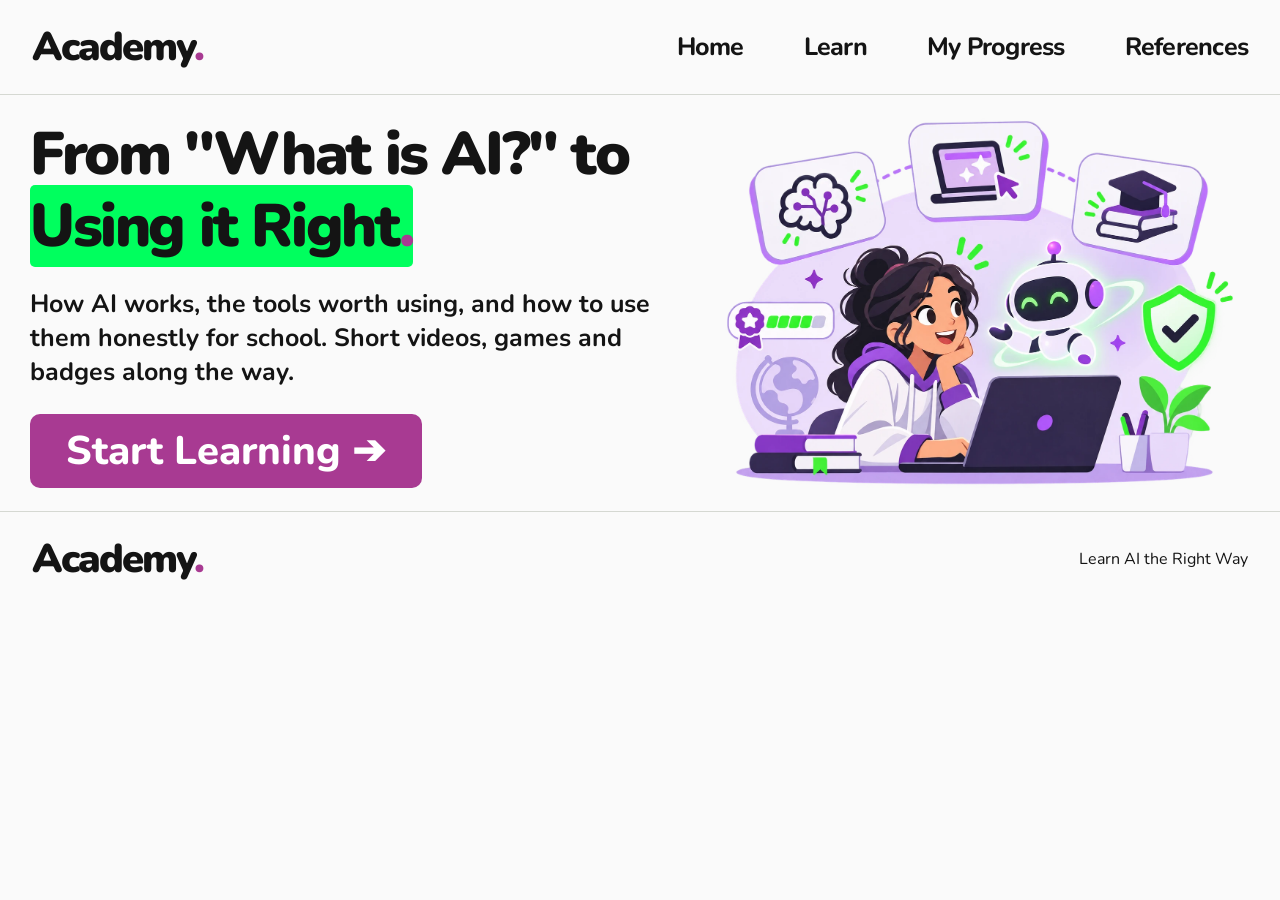
<file: index.html>
<!DOCTYPE html>
<html lang="en">
    <head>
        <meta charset="utf-8">
        <meta name="viewport" content="width=device-width, initial-scale=1">
        <title>Academy - Home</title>
        <link rel="stylesheet" href="css/style.css">
    </head>

    <body>
        <header>
            <div class="wrapper">
                <a class="logo" href="index.html">Academy<span class="dot">.</span></a>
                <nav>
                    <a href="index.html">Home</a>
                    <a href="learn.html">Learn</a>
                    <a href="progress.html">My Progress</a>
                    <a href="references.html">References</a>
                </nav>
            </div>
        </header>
    
        <div class="wrapper">
            <main>
                <div class="hero">
                    <div class="headline">
                        <div class="cta">
                            <h1 class="motto">From "What is AI?" to <span class="right">Using it Right<span class="dot">.</span></span></h1>
                            <p class="secondarymotto">How AI works, the tools worth using, and how to use them honestly for school. Short videos, games and badges along the way.</p>
                            <a class="button" href="learn.html">Start Learning <span class="arrow">➔</span></a>
                        </div>
                        <img src="assets/hero_image.webp" alt="Hero AI Image">
                    </div>
                </div>
            </main>
        </div>
    
        <footer>
            <div class="wrapper">
                <a class="logo" href="index.html">Academy<span class="dot">.</span></a>
                <p>Learn AI the Right Way</p>
            </div>
        </footer>
    </body>
</html>
</file>
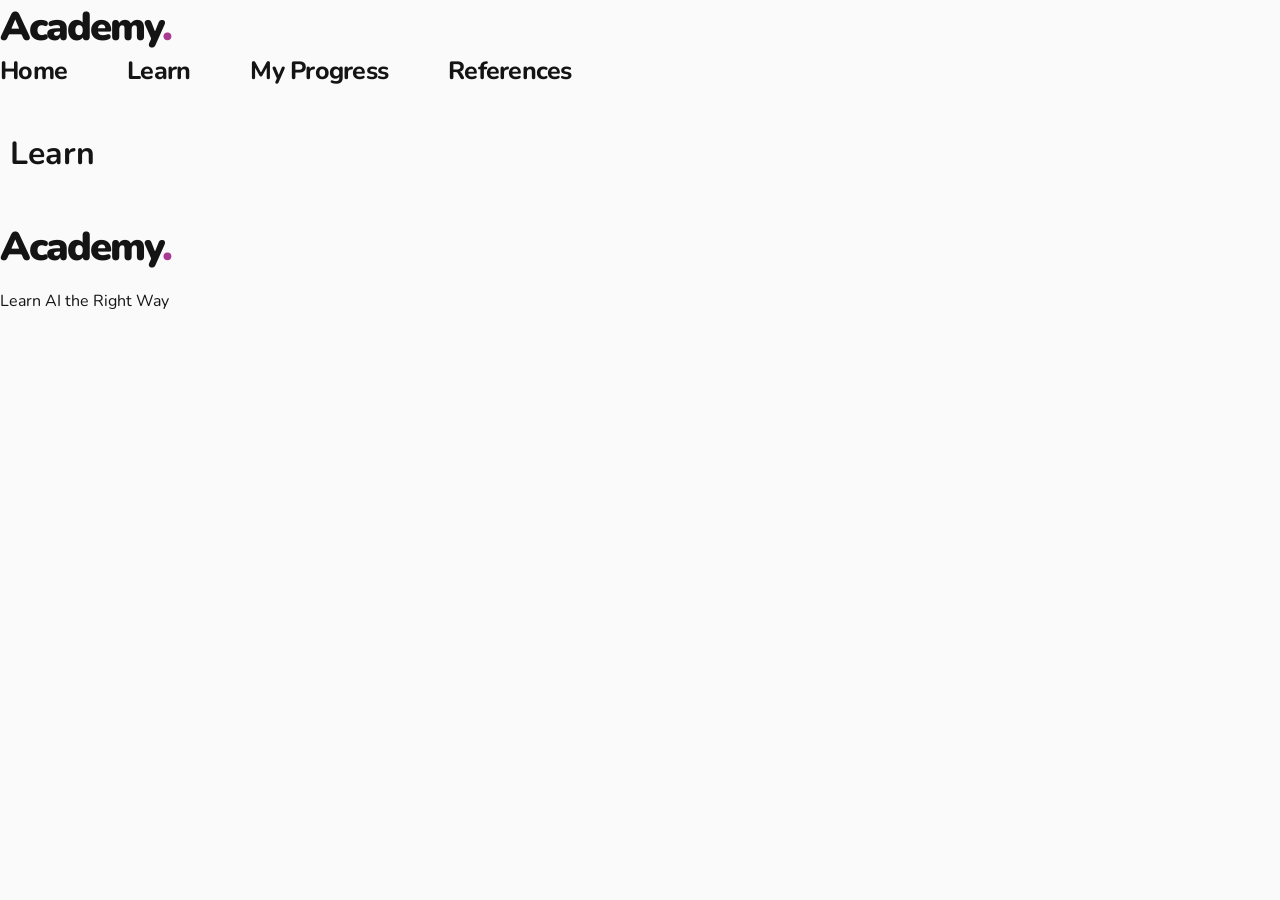
<file: learn.html>
<!DOCTYPE html>
<html lang="en">
    <head>
        <meta charset="utf-8">
        <meta name="viewport" content="width=device-width, initial-scale=1">
        <title>Academy - Learn</title>
        <link rel="stylesheet" href="css/style.css">
    </head>

    <body>
        <header>
            <a class="logo" href="index.html">Academy<span class="dot">.</span></a>
            <nav>
                <a href="index.html">Home</a>
                <a href="learn.html">Learn</a>
                <a href="progress.html">My Progress</a>
                <a href="references.html">References</a>
            </nav>
        </header>

        <main>
            <h1>Learn</h1>
        </main>

        <footer>
            <a class="logo" href="index.html">Academy<span class="dot">.</span></a>
            <p>Learn AI the Right Way</p>
        </footer>
    </body>
</html>
</file>
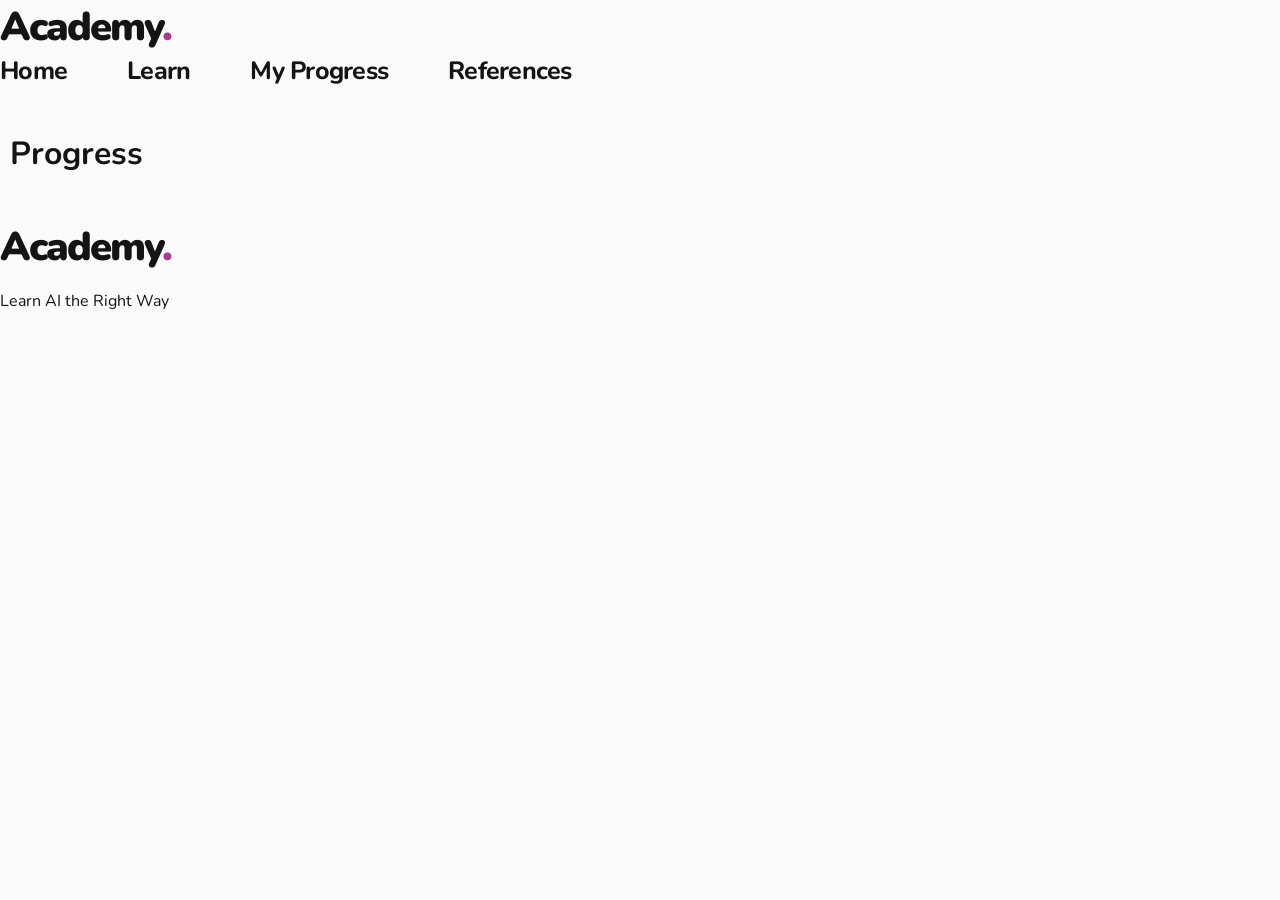
<file: progress.html>
<!DOCTYPE html>
<html lang="en">
    <head>
        <meta charset="utf-8">
        <meta name="viewport" content="width=device-width, initial-scale=1">
        <title>Academy - Progress</title>
        <link rel="stylesheet" href="css/style.css">
    </head>

    <body>
        <header>
            <a class="logo" href="index.html">Academy<span class="dot">.</span></a>
            <nav>
                <a href="index.html">Home</a>
                <a href="learn.html">Learn</a>
                <a href="progress.html">My Progress</a>
                <a href="references.html">References</a>
            </nav>
        </header>

        <main>
            <h1>Progress</h1>
        </main>

        <footer>
            <a class="logo" href="index.html">Academy<span class="dot">.</span></a>
            <p>Learn AI the Right Way</p>
        </footer>
    </body>
</html>
</file>
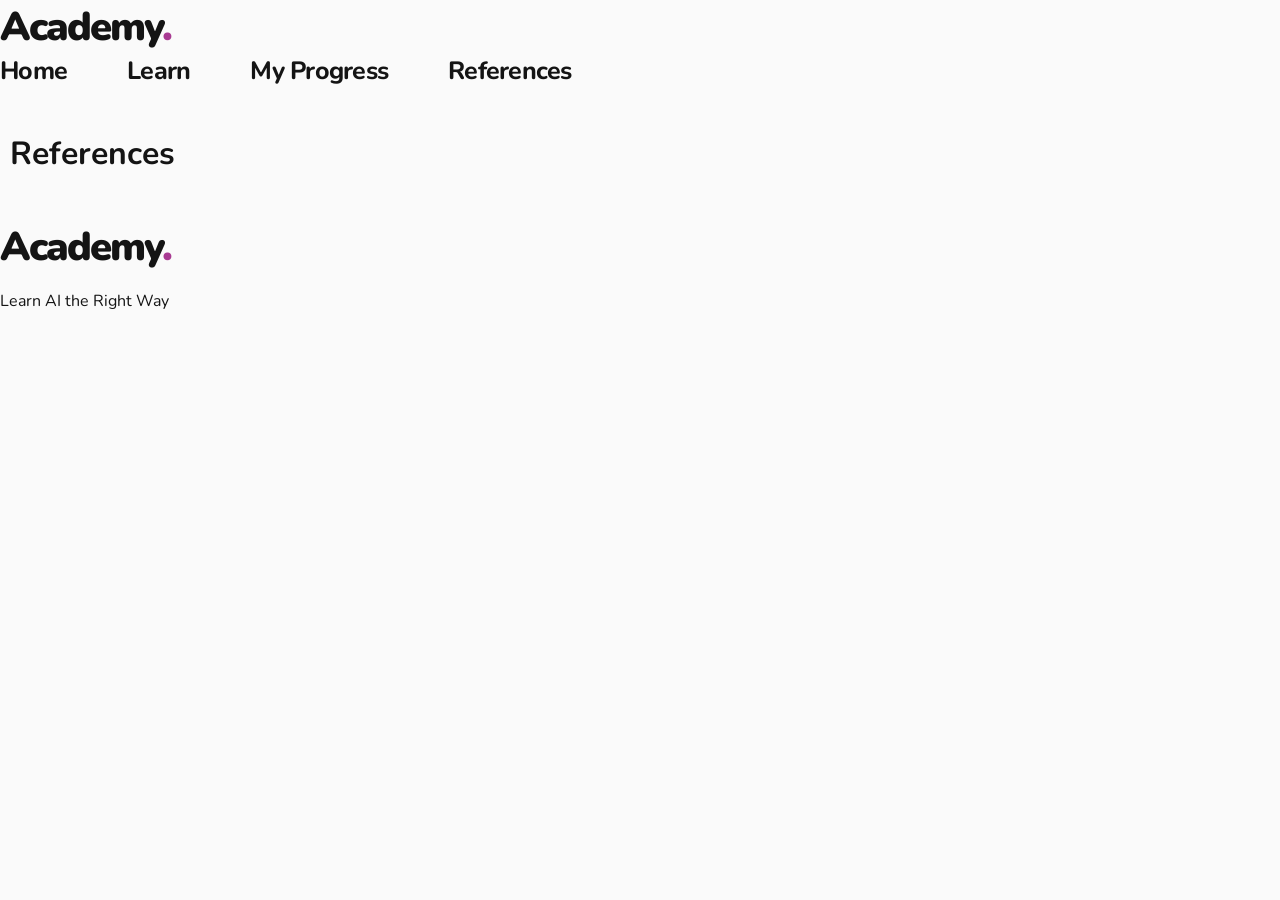
<file: references.html>
<!DOCTYPE html>
<html lang="en">
    <head>
        <meta charset="utf-8">
        <meta name="viewport" content="width=device-width, initial-scale=1">
        <title>Academy - References</title>
        <link rel="stylesheet" href="css/style.css">
    </head>

    <body>
        <header>
            <a  class="logo" href="index.html">Academy<span class="dot">.</span></a>
            <nav>
                <a href="index.html">Home</a>
                <a href="learn.html">Learn</a>
                <a href="progress.html">My Progress</a>
                <a href="references.html">References</a>
            </nav>
        </header>

        <main>
            <h1>References</h1>
        </main>

        <footer>
            <a class="logo" href="index.html">Academy<span class="dot">.</span></a>
            <p>Learn AI the Right Way</p>
        </footer>
    </body>
</html>
</file>
<file: css/style.css>
@import url('https://fonts.googleapis.com/css2?family=Nunito:ital,wght@0,200..1000;1,200..1000&display=swap');

:root {
    --brand: #a83a92;
    --green: #00ff5e;
    --ink: #141414;
    --paper: #fafafa;
    --blue: #cfe2f3;
}
main {
    margin: 20px 0px;
}
body {
    font-family: "Nunito", sans-serif;
    background-color: var(--paper);
    color: var(--ink);
    margin: 0;
}

header .wrapper{
    display: flex;
    justify-content: space-between;
    align-items: center;
    padding: 20px 32px;
    border-bottom: 1px solid #d5d8d2;
}

.logo {
    font-weight: 900;
    text-decoration:none;
    color: var(--ink);
    letter-spacing: -0.05em;
    font-size: 40px;
}
.dot {
    color: var(--brand);
}
nav {
    display: flex;
    gap: 60px;
    
}
nav a{
    text-decoration: none;
    color: var(--ink);
    font-size: 25px;
    font-weight: 750;
    letter-spacing: -0.03em;
}
nav a:hover {
    color: var(--ink);
    text-decoration: underline var(--brand);
}

main {
    padding: 3px 10px;
}
.motto {
    font-weight: 1000;
    text-decoration:none;
    color: var(--ink);
    letter-spacing: -0.04em;
    font-size: 60px;
    text-align: left;
    line-height:1.2;
    width: 100%;
    margin: 0;
}

.headline {
    display: flex;
    gap: 6%
}


.headline img {
    width:32em;
    height: auto;
}

.secondarymotto {
    font-size: 25px;
    width: 100%;
    display: inline-block;
    font-weight: 700;
}
.right {
    background-color: var(--green);
    border-radius: 5px;
}

.button {
    background-color: var(--brand);
    text-decoration: none;
    color: white;
    padding: 10px;
    font-weight: 800;
    border-radius: 10px;
    font-size: 40px;
    display: inline-block;
    width: 60%;
    text-align: center;
}

.cta {
    width: 50%;
}

.hero {
    padding: 0px 0px 0px 20px;
}

footer .wrapper{
    border-top: 1px solid #d5d8d2;
    display: flex;
    justify-content: space-between;
    align-items: center;
    padding: 20px 32px;
}
</file>
